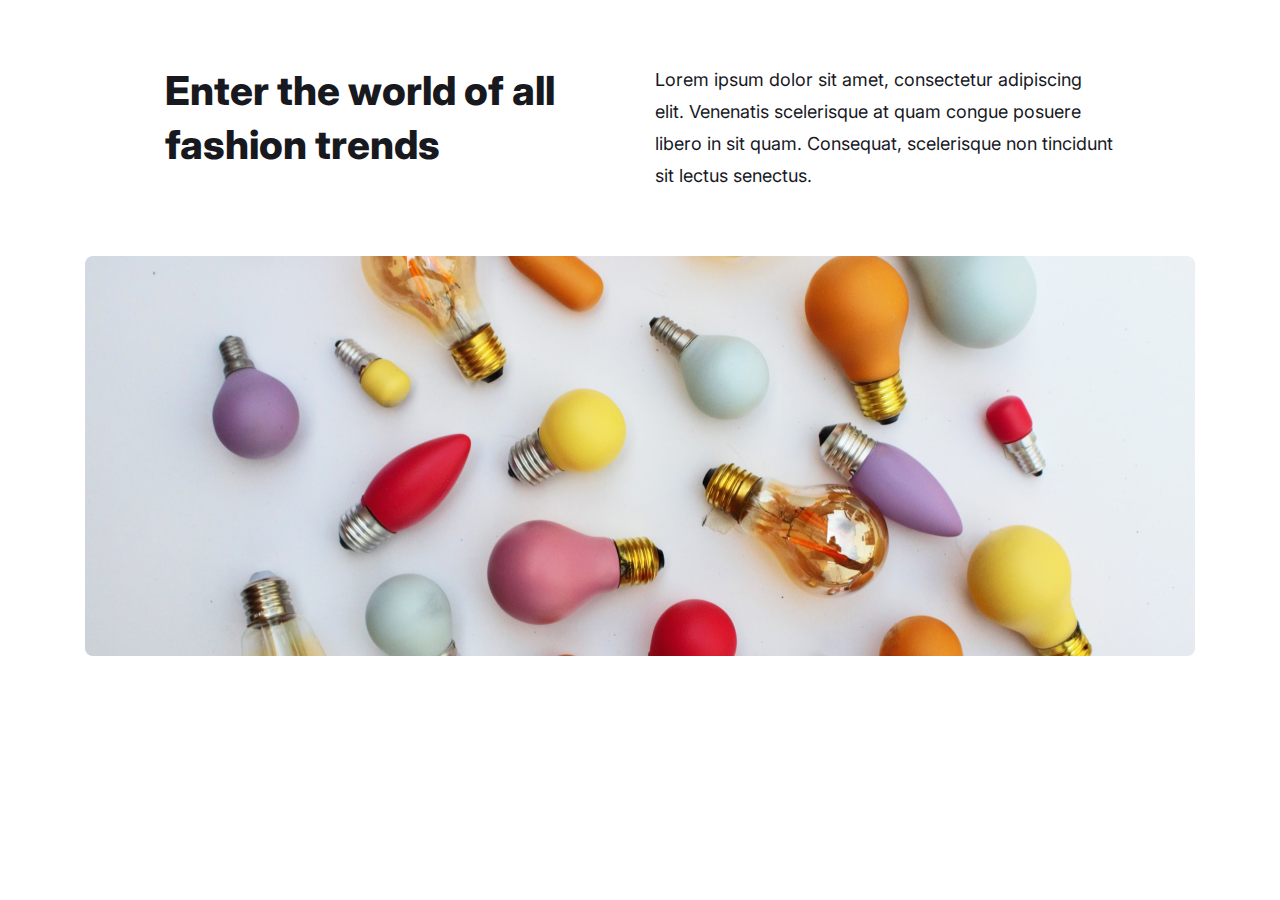
<file: index2.html>
<!DOCTYPE html>

    <head>
        <meta charset="utf-8">
        <meta http-equiv="X-UA-Compatible" content="IE=edge">
        <title>Feature 6 figma project</title>
        <meta name="viewport" content="width=device-width, initial-scale=1">
        <link rel="stylesheet" href="stylesheet.css">
        <link rel="preconnect" href="https://fonts.googleapis.com">
        <link rel="preconnect" href="https://fonts.gstatic.com" crossorigin>
        <link href="https://fonts.googleapis.com/css2?family=Inter:wght@500;800&display=swap" rel="stylesheet">
    </head>
    <body>
        <div class="container">
            <h3 class="title">Enter the world of all fashion trends</h3>
            <p class="description">Lorem ipsum dolor sit amet, consectetur adipiscing elit. Venenatis scelerisque at quam congue posuere libero in sit quam. Consequat, 
                scelerisque non tincidunt sit lectus senectus.</p>
        </div>
        <div class="img">
            <img src="cover.jpg" alt="#" >
        </div>
        
    </body>
</html>
</file>
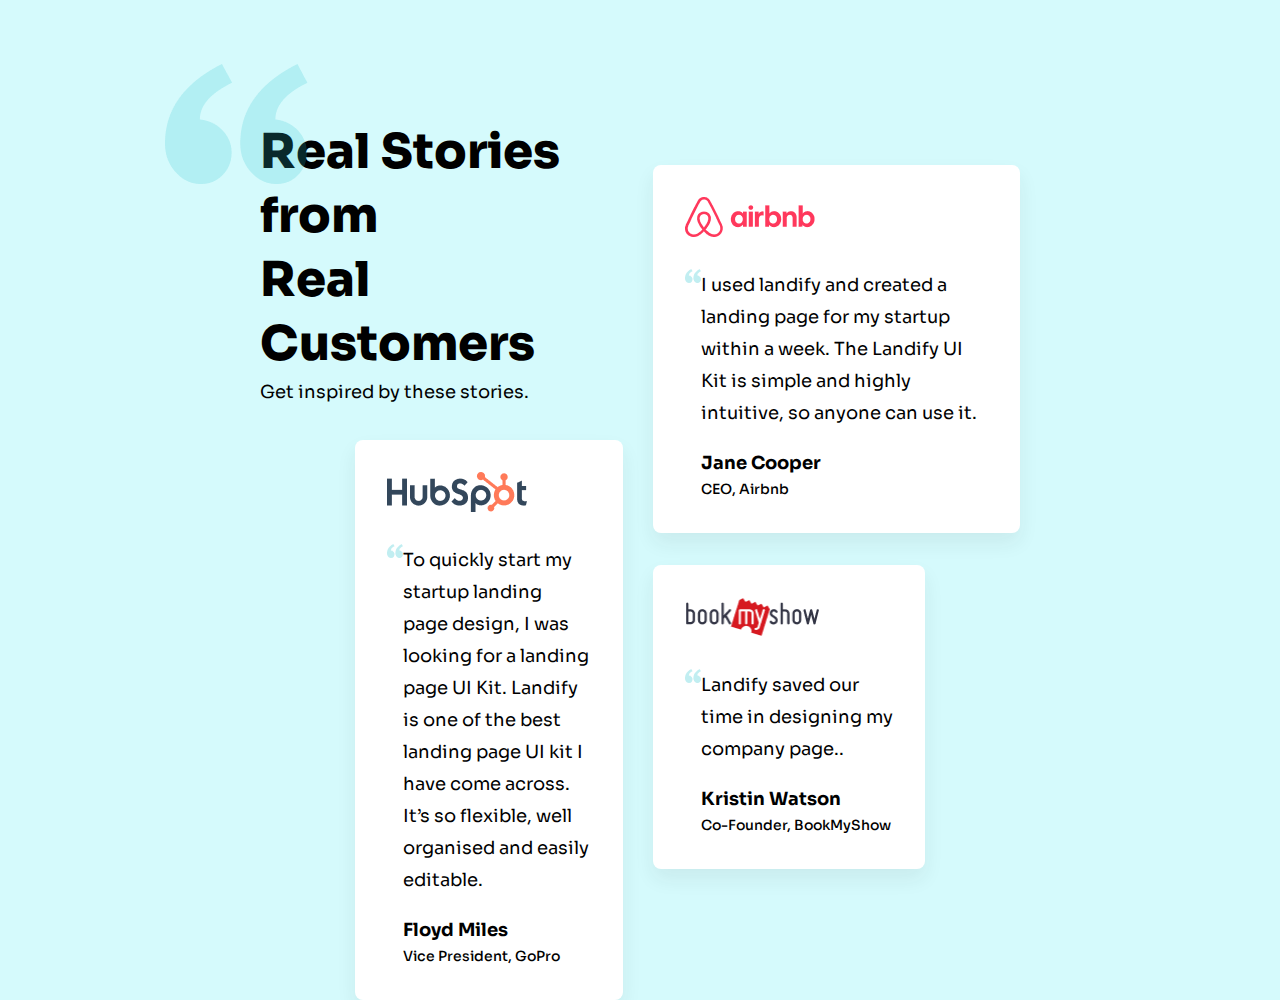
<file: Landify_testimonial/testimonial.html>
<html>
    <head>
        <title class="Testimonial"></title>
        <link rel="stylesheet" href="testimonial.css" />
        <link rel="preconnect" href="https://fonts.googleapis.com">
    <link rel="preconnect" href="https://fonts.gstatic.com" crossorigin>
    <link href="https://fonts.googleapis.com/css2?family=Inter:wght@400;500;700;800&family=Sora:wght@200;300;800&display=swap" rel="stylesheet">
    </head>
    <body>
        <div class="testimony">
            <div class="testimony-title">
                <img  class="big-quote" src="testimonial-images/Quote Mark.png" alt="big-quotes" />
                <div class="testimony-intro">
                    <h2 class="testimony-heading"> Real Stories from</br>
                            Real Customers</h2>
                    <p class="testimony-para">Get inspired by these stories.</p>
                </div>
                
                <div class="hubspot-testimony">
                    <div class="testimony-images">
                        <img class="hubspot-image" src="testimonial-images/Hubspot Logo.png" alt="hubspot-image"/>
                        <img class="small-quote" src="testimonial-images/Quote-small.png" alt="small-quotes" />
                    </div>
                    <div class="testimonial-info">
                            <p class="compliment">To quickly start my startup landing page design, I was looking for a landing page UI Kit. Landify is one of the best landing page UI kit I have come across.
                            It’s so flexible, well organised and easily editable.</p>
                            <p class="name">Floyd Miles</p>
                            <p class="designation">Vice President, GoPro</p>
                    </div>
                        
                    
                </div>

            </div>
            <div class="testimonials">
                    <div class="airbnb-testimony">
                        <div class="testimony-images">
                            <img class="airbnb-image" src="testimonial-images/Airbnb Logo.png" alt="airbnb-image"/>
                            <img class="small-quote" src="testimonial-images/Quote-small.png" alt="small-quotes" />
                        </div>
                        
                        <div class="testimonial-info">
                            <p class="compliment">I used landify and created a landing page for my startup within a week. The Landify UI Kit is simple and highly intuitive, so anyone can use it.</p>
                            <p class="name">Jane Cooper</p>
                            <p class="designation">CEO, Airbnb</p>
                        </div>
                    
                    </div>

                    <div class="bookmyshow-testimony">
                        <div class="testimony-images">
                            <img class="bookmyshow-image" src="testimonial-images/BookMyShow Logo.png" alt="bookmyshow-image"/>
                            <img class="small-quote" src="testimonial-images/Quote-small.png" alt="small-quotes" />
                        </div>
                        
                        <div class="testimonial-info">
                            <p class="compliment">Landify saved our time in designing my company page..</p>
                            <p class="name">Kristin Watson</p>
                            <p class="designation">Co-Founder, BookMyShow</p>
                        </div>
                    
                    </div> 
                </div>

            
        </div>
    </body>
</html>
</file>
<file: stylesheet.css>
*{
    margin: 0;
    padding: 0;
    box-sizing: border-box;
}
.container{
    display: flex;
    margin: 64px 165px ;
    flex-direction: row;
    align-items: flex-start;
    gap: 30px;

}
.title{
    color:  #18191F;
    font-family: 'Inter', sans-serif;
    font-size: 40px;
    font-weight: 800;
    line-height: 54px; 
    width: 540px;
    height: 108px;
}
.description{
    width: 540px;
    height: 128px;
    color:  #18191F;
    font-family: 'Inter', sans-serif;
    font-size: 18px;
    font-weight: 400;
    line-height: 32px; 
    padding-bottom: 30px;
    
}
.img{
    
    border-radius: 8px;
    width: 1110px;
    height: 400px;
    margin:auto;
    margin: 48px, 165px 64px;
    margin-bottom: 64px;

}
</file>
<file: Landify_testimonial/testimonial.css>
*{
    margin:0;
    padding:0;
    box-sizing: border-box;
}

.testimony{
    display: flex;
    justify-content: center;
    gap:30px;
    background-color: #D5FAFC;
}

.testimony-intro{
    margin-left:260px;
    margin-top: 120px;
}

.testimony-title{
    display:flex;
    flex-direction: column;
    gap:32px;
    position:relative;
}

.big-quote{
    position: absolute;
    opacity: 0.7;
    left:165px;
    top:64px;
    height: 120px;
    width: 143px;
}

.small-quote{
    position:absolute;
    left:32px;
    top:104px;
    width:16px;
    height:14px;
}

.testimonial-info{
    margin-left:16px;
}

.testimony-heading{
    font-family: 'Inter', sans-serif;
    font-family: 'Sora', sans-serif;
    font-size: 48px;
    font-weight: 800;
    line-height: 64px;
}

.testimony-para{
    font-family: 'Inter', sans-serif;
    font-family: 'Sora', sans-serif;
    font-size: 18px;
    font-weight: 400;
    line-height: 32px;
}

.testimonials{
    display:flex;
    flex-direction: column;
    gap:32px;
    position:relative;
}

.hubspot-testimony{
    position: relative;
    margin-left:355px;
    border-radius:8px;
    box-shadow:0px 10px 20px 0px rgba(41, 41, 41, 0.07);
    max-width:350px;
    min-height: 468px;
    background-color: #fff;
    padding:32px;
}

.hubspot-image {
    margin-bottom: 32px;
    width:140px;
    height:40px;
}

.compliment{
    font-family: 'Inter', sans-serif;
    font-family: 'Sora', sans-serif;
    margin-bottom:20px;
    font-size: 18px;
    font-weight: 400;
    line-height: 32px;

}

.name{
    font-family: 'Inter', sans-serif;
    font-family: 'Sora', sans-serif;
    font-size: 18px;
    font-weight: 700;
    line-height: 28px;
}


.designation{
    font-family: 'Inter', sans-serif;
    font-family: 'Sora', sans-serif;
    font-size: 14px;
    font-weight: 500;
    line-height: 24px;
}


.bookmyshow-testimony{
    position: relative;
    border-radius:8px;
    box-shadow:0px 10px 20px 0px rgba(41, 41, 41, 0.07);
    margin-right:355px;
    margin-bottom:80px;
    max-width:355px;
    min-height: 275px;
    padding:32px;
    background-color: #fff;
}

.bookmyshow-image {
    margin-bottom: 32px;
    width:135px;
    height:40px;
}


.airbnb-testimony{
    position:relative;
    border-radius:8px;
    box-shadow:0px 10px 20px 0px rgba(41, 41, 41, 0.07);
    margin-right:260px;
    margin-top:165px;
    max-width:445px;
    min-height: 340px;
    padding:32px;
    background-color: #fff;
}

.airbnb-image {
    margin-bottom: 32px;
    width:130px;
    height:40px;;
}
</file>
